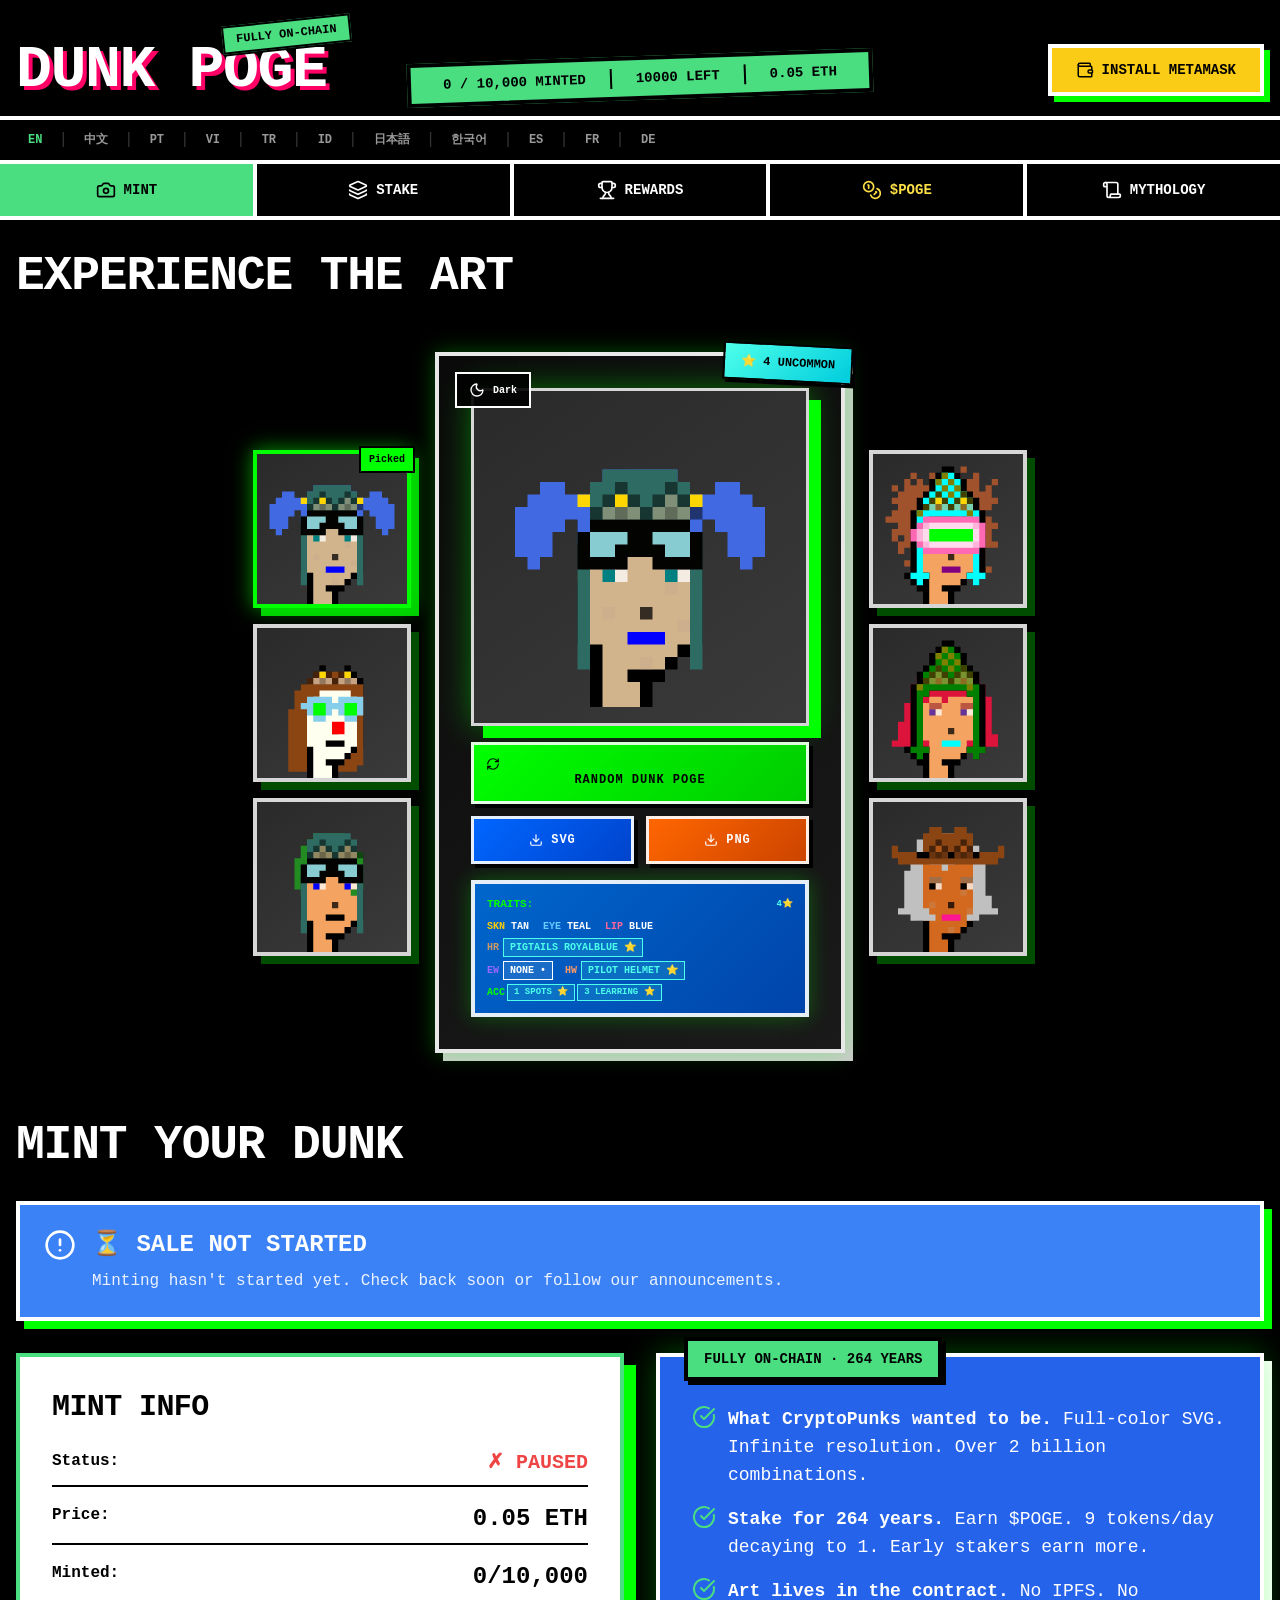
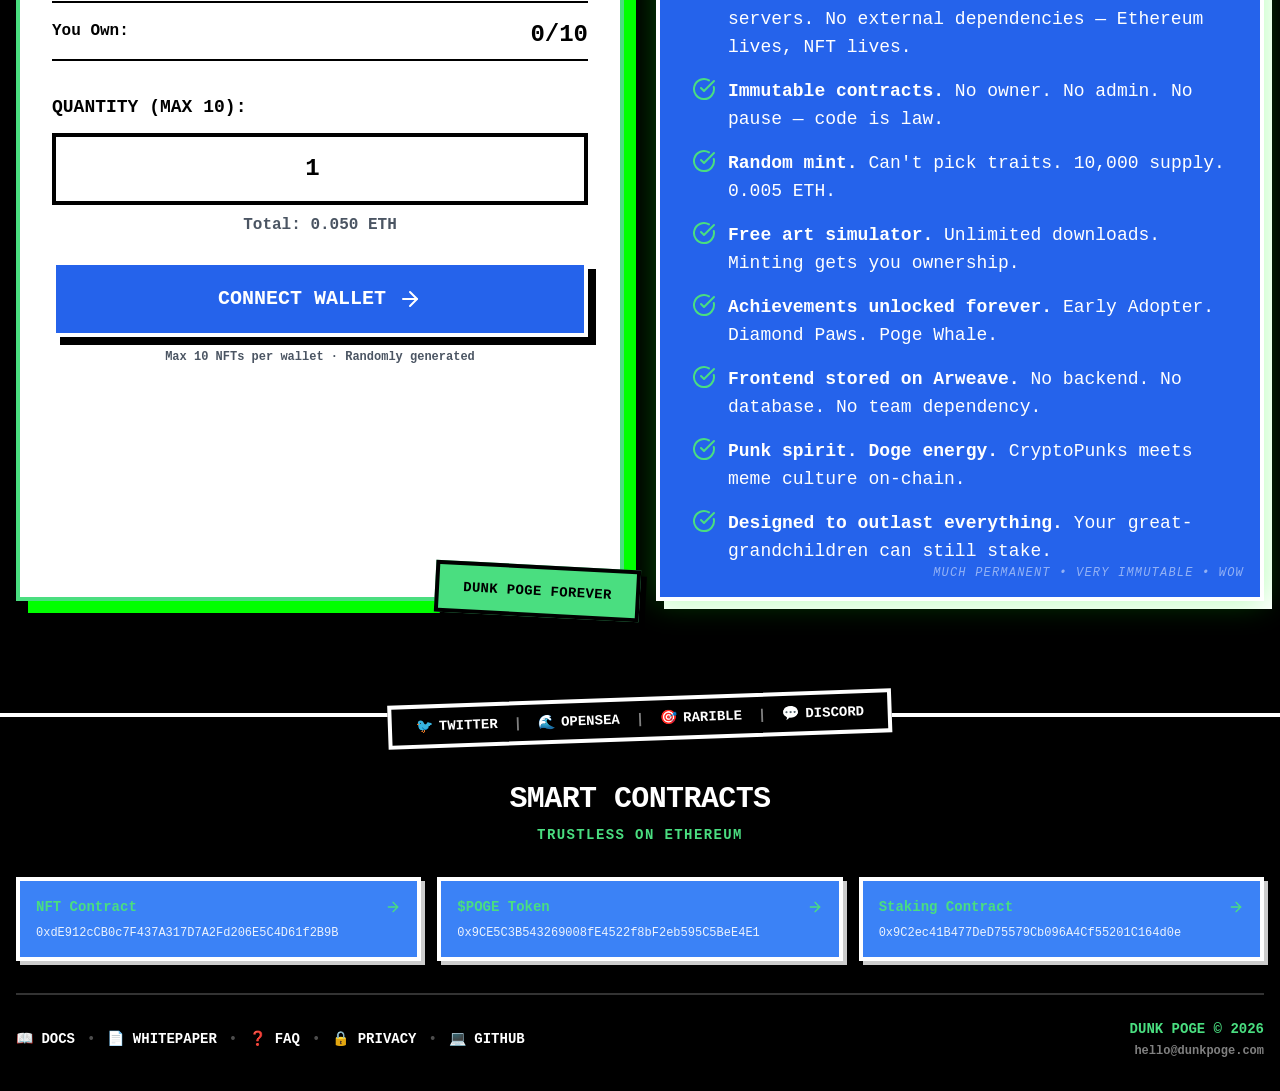
<file: index.html>
<!doctype html><html lang="en"><head><meta charset="utf-8"/><title>Dunk Poge • On-Chain NFTs and $Poge</title><meta name="viewport" content="width=device-width,initial-scale=1"/><meta name="description" content="Dunk Poge is a collection of 10,000 fully on-chain NFTs on Ethereum. Artwork, metadata, and staking logic are stored on-chain. Holders stake NFTs to earn POGE tokens via a decaying emission rate. No external dependencies, no admin key."/><meta name="keywords" content="Dunk Poge, POGE token, on-chain NFT, Ethereum NFT, NFT staking, ERC20, ERC721, on-chain generative art"/><meta name="author" content="Dunk Poge"/><meta name="robots" content="index, follow"/><link rel="canonical" href="https://dunkpoge.com"/><meta property="og:type" content="website"/><meta property="og:site_name" content="Dunk Poge"/><meta property="og:url" content="https://dunkpoge.com"/><meta property="og:title" content="Dunk Poge • On-Chain NFTs and $Poge"/><meta property="og:description" content="10,000 fully on-chain NFTs on Ethereum. Stake your Dunk to earn $POGE tokens. No external dependencies. No admin key. Forever on-chain."/><meta property="og:image" content="https://dunkpoge.com/logo512.png"/><meta property="og:image:width" content="512"/><meta property="og:image:height" content="512"/><meta property="og:image:alt" content="Dunk Poge logo"/><meta name="twitter:card" content="summary_large_image"/><meta name="twitter:site" content="@dunkpoge"/><meta name="twitter:creator" content="@dunkpoge"/><meta name="twitter:url" content="https://dunkpoge.com"/><meta name="twitter:title" content="Dunk Poge • On-Chain NFTs and $Poge"/><meta name="twitter:description" content="10,000 fully on-chain NFTs on Ethereum. Stake your Dunk to earn $POGE tokens. No external dependencies. No admin key. Forever on-chain."/><meta name="twitter:image" content="https://dunkpoge.com/logo512.png"/><meta name="twitter:image:alt" content="Dunk Poge logo"/><link rel="icon" href="/favicon.ico"/><link rel="apple-touch-icon" href="/logo192.png"/><link rel="manifest" href="/manifest.json"/><script defer="defer" src="/static/js/main.cd0e1e83.js"></script><link href="/static/css/main.12271cb6.css" rel="stylesheet"></head><body><noscript><style>*{box-sizing:border-box;margin:0;padding:0}body{font-family:monospace;background:#000;color:#fff;padding:2rem}h1{font-size:1.8rem;margin-bottom:.25rem}h2{font-size:1.05rem;margin-top:1.8rem;border-bottom:1px solid #333;padding-bottom:.3rem;color:#f0c000}li,p{line-height:1.7;color:#ccc;font-size:.9rem}a{color:#f0c000;text-decoration:none}a:hover{text-decoration:underline}ul{padding-left:1.4rem;margin-top:.4rem}.tag{display:inline-block;background:#111;border:1px solid #333;padding:.1rem .5rem;margin:.15rem;font-size:.8rem;color:#aaa}.lang-block{border:1px solid #222;padding:1.2rem 1.4rem;margin-top:1.5rem;border-radius:4px}.lang-label{font-size:.7rem;color:#555;text-transform:uppercase;letter-spacing:.1em;margin-bottom:.5rem}.lang-title{font-size:1.1rem;font-weight:700;color:#fff;margin-bottom:.3rem}.divider{border:none;border-top:1px solid #1a1a1a;margin:2rem 0}.contract{font-size:.78rem;color:#888;word-break:break-all}.links{display:flex;flex-wrap:wrap;gap:.5rem;margin-top:.6rem}.links a{background:#111;border:1px solid #333;padding:.2rem .6rem;font-size:.82rem}</style><h1>Dunk Poge</h1><p style="color:#f0c000;margin:.25rem 0 .5rem">FULLY ON-CHAIN · Ethereum · ERC-721 + ERC-20</p><p class="contract">Contract: 0xdE912cCB0c7F437A317D7A2Fd206E5C4D61f2B9B</p><h2>About</h2><p>Dunk Poge is a collection of 10,000 fully on-chain NFTs on Ethereum. Artwork, metadata, and staking logic are stored entirely on-chain — no IPFS, no external APIs, no admin key. Holders stake their NFTs to earn $POGE tokens via a decaying emission rate built into the contract.</p><h2>Token &amp; Key Facts</h2><ul><li><strong>NFT Supply:</strong> 10,000 · Mint price: 0.005 ETH · Max 10 per wallet</li><li><strong>$POGE Token:</strong> ERC-20 · Fixed supply: 1,000,000,000 POGE · 500M allocated to staking</li><li><strong>Staking Rewards:</strong> ~9 POGE/day decaying to ~1 POGE/day over 730 days</li><li><strong>Loyalty Multiplier:</strong> 1x → 2x over 180 days staked</li><li><strong>No lock-up:</strong> Unstake anytime, no penalty</li><li><strong>Immutable:</strong> No owner, no admin, no pause — code is law</li><li><strong>Art:</strong> SVG on-chain · 2 billion+ combinations · Infinite resolution</li><li><strong>Staking duration:</strong> 264 years of emissions</li></ul><h2>Sector</h2><span class="tag">NFT</span> <span class="tag">On-Chain</span> <span class="tag">Staking</span> <span class="tag">ERC-721</span> <span class="tag">ERC-20</span> <span class="tag">Generative Art</span> <span class="tag">Ethereum</span><h2>Official Links</h2><div class="links"><a href="https://dunkpoge.com">Website</a> <a href="https://opensea.io/collection/dunk-poge">OpenSea</a> <a href="https://github.com/dunkpoge">GitHub</a> <a href="https://x.com/dunkpoge">X / Twitter</a> <a href="https://discord.gg/7PsZwC3TZX">Discord</a> <a href="mailto:hello@dunkpoge.com">hello@dunkpoge.com</a></div><hr class="divider"/><p style="color:#555;font-size:.78rem;margin-bottom:1rem">This site supports 11 languages. Enable JavaScript for the full experience.</p><div class="lang-block" lang="id"><div class="lang-label">Bahasa Indonesia</div><div class="lang-title">Dunk Poge • NFT On-Chain &amp; $Poge</div><p>Dunk Poge adalah koleksi 10.000 NFT yang sepenuhnya tersimpan di blockchain Ethereum. Karya seni, metadata, dan logika staking disimpan sepenuhnya di dalam kontrak — tanpa IPFS, tanpa server, tanpa kunci admin. Pemegang NFT dapat melakukan staking untuk mendapatkan token $POGE melalui tingkat emisi yang terus menurun.</p><ul style="margin-top:.5rem"><li>Pasokan NFT: 10.000 · Harga mint: 0,005 ETH · Maks. 10 per dompet</li><li>Token $POGE: ERC-20 · Pasokan tetap: 1 miliar POGE</li><li>Hadiah staking: ~9 POGE/hari menurun ke ~1 POGE/hari selama 730 hari</li><li>Pengganda loyalitas: 1x → 2x setelah 180 hari staking</li><li>Tidak ada penguncian — unstake kapan saja tanpa penalti</li><li>Kontrak tidak dapat diubah — tidak ada pemilik, tidak ada admin</li></ul></div><div class="lang-block" lang="ja"><div class="lang-label">日本語</div><div class="lang-title">Dunk Poge • オンチェーンNFT &amp; $Poge</div><p>Dunk Pogeは、Ethereum上に完全オンチェーンで存在する10,000点のNFTコレクションです。 アートワーク、メタデータ、ステーキングロジックはすべてコントラクト内に保存されており、 IPFS・外部サーバー・管理者キーは一切不要です。 NFTをステークすることで、逓減する排出レートで$POGEトークンを獲得できます。</p><ul style="margin-top:.5rem"><li>NFT供給数: 10,000点 · ミント価格: 0.005 ETH · 上限: 1ウォレットあたり10点</li><li>$POGEトークン: ERC-20 · 固定供給: 10億POGE · 5億がステーキングに割り当て</li><li>ステーキング報酬: 約9 POGE/日 → 730日かけて約1 POGE/日へ逓減</li><li>ロイヤルティ乗数: 180日で1x → 2x</li><li>ロックアップなし — いつでもアンステーク可能、ペナルティなし</li><li>不変コントラクト — オーナーなし・管理者なし・一時停止なし</li><li>SVGアート: オンチェーン · 20億通り以上の組み合わせ · 無限解像度</li></ul></div><div class="lang-block" lang="ko"><div class="lang-label">한국어</div><div class="lang-title">Dunk Poge • 온체인 NFT &amp; $Poge</div><p>Dunk Poge는 이더리움 블록체인에 완전히 온체인으로 저장된 10,000개의 NFT 컬렉션입니다. 아트워크, 메타데이터, 스테이킹 로직이 모두 컨트랙트 내에 저장되어 있으며 IPFS, 외부 서버, 관리자 키가 전혀 없습니다. NFT를 스테이킹하여 감소하는 방출률로 $POGE 토큰을 획득할 수 있습니다.</p><ul style="margin-top:.5rem"><li>NFT 공급량: 10,000개 · 민팅 가격: 0.005 ETH · 지갑당 최대 10개</li><li>$POGE 토큰: ERC-20 · 고정 공급: 10억 POGE · 5억은 스테이킹에 할당</li><li>스테이킹 보상: 약 9 POGE/일에서 730일에 걸쳐 약 1 POGE/일로 감소</li><li>충성도 배수: 180일 스테이킹 시 1x → 2x</li><li>잠금 없음 — 언제든지 언스테이킹 가능, 페널티 없음</li><li>불변 컨트랙트 — 소유자 없음, 관리자 없음, 일시정지 없음</li></ul></div><div class="lang-block" lang="pt"><div class="lang-label">Português</div><div class="lang-title">Dunk Poge • NFTs On-Chain &amp; $Poge</div><p>Dunk Poge é uma coleção de 10.000 NFTs completamente on-chain na Ethereum. Artwork, metadados e lógica de staking estão armazenados inteiramente no contrato — sem IPFS, sem servidores, sem chave de administrador. Os detentores fazem staking dos NFTs para ganhar tokens $POGE com uma taxa de emissão decrescente.</p><ul style="margin-top:.5rem"><li>Oferta de NFTs: 10.000 · Preço de mint: 0,005 ETH · Máximo 10 por carteira</li><li>Token $POGE: ERC-20 · Oferta fixa: 1 bilhão de POGE · 500M alocados para staking</li><li>Recompensas de staking: ~9 POGE/dia decaindo para ~1 POGE/dia em 730 dias</li><li>Multiplicador de fidelidade: 1x → 2x ao longo de 180 dias</li><li>Sem bloqueio — faça unstake a qualquer momento sem penalidade</li><li>Contrato imutável — sem proprietário, sem admin, sem pausa</li></ul></div><div class="lang-block" lang="tr"><div class="lang-label">Türkçe</div><div class="lang-title">Dunk Poge • Zincir Üstü NFT'ler &amp; $Poge</div><p>Dunk Poge, Ethereum üzerinde tamamen zincir üstünde saklanan 10.000 NFT koleksiyonudur. Sanat eserleri, meta veriler ve staking mantığı tamamen kontrat içinde saklanmaktadır — IPFS yok, sunucu yok, yönetici anahtarı yok. NFT sahipleri, azalan emisyon hızıyla $POGE token kazanmak için NFT'lerini stake edebilir.</p><ul style="margin-top:.5rem"><li>NFT arzı: 10.000 · Mint fiyatı: 0,005 ETH · Cüzdan başına maks. 10</li><li>$POGE Token: ERC-20 · Sabit arz: 1 milyar POGE · 500M staking'e ayrılmış</li><li>Staking ödülleri: ~9 POGE/gün, 730 günde ~1 POGE/gün'e düşüyor</li><li>Sadakat çarpanı: 180 günde 1x → 2x</li><li>Kilitleme yok — istediğiniz zaman stake'ten çıkın, ceza yok</li><li>Değiştirilemez kontrat — sahip yok, yönetici yok, durdurma yok</li></ul></div><div class="lang-block" lang="vi"><div class="lang-label">Tiếng Việt</div><div class="lang-title">Dunk Poge • NFT On-Chain &amp; $Poge</div><p>Dunk Poge là bộ sưu tập 10.000 NFT hoàn toàn on-chain trên Ethereum. Tác phẩm nghệ thuật, metadata và logic staking được lưu trữ hoàn toàn trong hợp đồng — không IPFS, không máy chủ, không khóa quản trị. Người nắm giữ NFT có thể stake để kiếm token $POGE theo tỷ lệ phát hành giảm dần.</p><ul style="margin-top:.5rem"><li>Tổng cung NFT: 10.000 · Giá mint: 0,005 ETH · Tối đa 10 NFT mỗi ví</li><li>Token $POGE: ERC-20 · Tổng cung cố định: 1 tỷ POGE · 500 triệu cho staking</li><li>Phần thưởng staking: ~9 POGE/ngày giảm dần xuống ~1 POGE/ngày trong 730 ngày</li><li>Hệ số trung thành: 1x → 2x sau 180 ngày stake</li><li>Không khóa — rút staking bất cứ lúc nào, không phạt</li><li>Hợp đồng bất biến — không chủ sở hữu, không admin, không dừng</li></ul></div><div class="lang-block" lang="zh"><div class="lang-label">中文（简体）</div><div class="lang-title">Dunk Poge • 链上 NFT &amp; $Poge</div><p>Dunk Poge 是以太坊上完全链上存储的 10,000 个 NFT 合集。 艺术作品、元数据和质押逻辑完全存储在合约中 —— 无需 IPFS、无服务器、无管理员密钥。持有者可通过质押 NFT 以递减的排放率赚取 $POGE 代币。</p><ul style="margin-top:.5rem"><li>NFT 供应量: 10,000 · 铸造价格: 0.005 ETH · 每个钱包最多 10 个</li><li>$POGE 代币: ERC-20 · 固定供应: 10 亿 POGE · 5 亿分配给质押</li><li>质押奖励: 约 9 POGE/天，在 730 天内递减至约 1 POGE/天</li><li>忠诚度倍数: 质押 180 天从 1x 增至 2x</li><li>无锁定期 — 随时可取消质押，无罚款</li><li>不可变合约 — 无所有者、无管理员、无暂停功能</li></ul></div><div class="lang-block" lang="fr"><div class="lang-label">Français</div><div class="lang-title">Dunk Poge • NFTs On-Chain &amp; $Poge</div><p>Dunk Poge est une collection de 10 000 NFTs entièrement on-chain sur Ethereum. Les œuvres, métadonnées et la logique de staking sont stockées intégralement dans le contrat — pas d'IPFS, pas de serveurs, pas de clé admin. Les détenteurs stake leurs NFTs pour gagner des tokens $POGE selon un taux d'émission décroissant.</p><ul style="margin-top:.5rem"><li>Offre NFT : 10 000 · Prix de mint : 0,005 ETH · Max 10 par portefeuille</li><li>Token $POGE : ERC-20 · Offre fixe : 1 milliard POGE · 500M alloués au staking</li><li>Récompenses : ~9 POGE/jour décroissant à ~1 POGE/jour sur 730 jours</li><li>Multiplicateur de fidélité : 1x → 2x sur 180 jours</li><li>Sans blocage — unstake à tout moment, sans pénalité</li><li>Contrat immuable — pas de propriétaire, pas d'admin, pas de pause</li></ul></div><div class="lang-block" lang="es"><div class="lang-label">Español</div><div class="lang-title">Dunk Poge • NFTs On-Chain &amp; $Poge</div><p>Dunk Poge es una colección de 10.000 NFTs completamente on-chain en Ethereum. El arte, metadatos y la lógica de staking están almacenados íntegramente en el contrato — sin IPFS, sin servidores, sin clave de administrador. Los poseedores pueden stakear sus NFTs para ganar tokens $POGE con una tasa de emisión decreciente.</p><ul style="margin-top:.5rem"><li>Suministro NFT: 10.000 · Precio de mint: 0,005 ETH · Máx. 10 por cartera</li><li>Token $POGE: ERC-20 · Suministro fijo: 1.000 millones POGE · 500M para staking</li><li>Recompensas: ~9 POGE/día decreciendo a ~1 POGE/día en 730 días</li><li>Multiplicador de fidelidad: 1x → 2x en 180 días</li><li>Sin bloqueo — unstake en cualquier momento, sin penalización</li><li>Contrato inmutable — sin propietario, sin admin, sin pausa</li></ul></div><div class="lang-block" lang="de"><div class="lang-label">Deutsch</div><div class="lang-title">Dunk Poge • On-Chain NFTs &amp; $Poge</div><p>Dunk Poge ist eine Sammlung von 10.000 vollständig on-chain NFTs auf Ethereum. Kunstwerk, Metadaten und Staking-Logik sind vollständig im Vertrag gespeichert — kein IPFS, keine Server, kein Admin-Key. Inhaber können ihre NFTs staken, um $POGE-Token mit einer abnehmenden Emissionsrate zu verdienen.</p><ul style="margin-top:.5rem"><li>NFT-Angebot: 10.000 · Mintpreis: 0,005 ETH · Max. 10 pro Wallet</li><li>$POGE-Token: ERC-20 · Festes Angebot: 1 Milliarde POGE · 500M für Staking reserviert</li><li>Staking-Belohnungen: ~9 POGE/Tag → sinkt auf ~1 POGE/Tag nach 730 Tagen</li><li>Loyalitätsmultiplikator: 1x → 2x über 180 Tage</li><li>Keine Sperrfrist — unstake jederzeit möglich, keine Strafe</li><li>Unveränderlicher Vertrag — kein Besitzer, kein Admin, keine Pause</li></ul></div></noscript><div id="root"></div></body></html>
</file>
<file: static/css/main.12271cb6.css>
@import url(https://fonts.googleapis.com/css2?family=Space+Mono:wght@400;700&display=swap);*,:after,:before{--tw-border-spacing-x:0;--tw-border-spacing-y:0;--tw-translate-x:0;--tw-translate-y:0;--tw-rotate:0;--tw-skew-x:0;--tw-skew-y:0;--tw-scale-x:1;--tw-scale-y:1;--tw-pan-x: ;--tw-pan-y: ;--tw-pinch-zoom: ;--tw-scroll-snap-strictness:proximity;--tw-gradient-from-position: ;--tw-gradient-via-position: ;--tw-gradient-to-position: ;--tw-ordinal: ;--tw-slashed-zero: ;--tw-numeric-figure: ;--tw-numeric-spacing: ;--tw-numeric-fraction: ;--tw-ring-inset: ;--tw-ring-offset-width:0px;--tw-ring-offset-color:#fff;--tw-ring-color:#3b82f680;--tw-ring-offset-shadow:0 0 #0000;--tw-ring-shadow:0 0 #0000;--tw-shadow:0 0 #0000;--tw-shadow-colored:0 0 #0000;--tw-blur: ;--tw-brightness: ;--tw-contrast: ;--tw-grayscale: ;--tw-hue-rotate: ;--tw-invert: ;--tw-saturate: ;--tw-sepia: ;--tw-drop-shadow: ;--tw-backdrop-blur: ;--tw-backdrop-brightness: ;--tw-backdrop-contrast: ;--tw-backdrop-grayscale: ;--tw-backdrop-hue-rotate: ;--tw-backdrop-invert: ;--tw-backdrop-opacity: ;--tw-backdrop-saturate: ;--tw-backdrop-sepia: ;--tw-contain-size: ;--tw-contain-layout: ;--tw-contain-paint: ;--tw-contain-style: }::backdrop{--tw-border-spacing-x:0;--tw-border-spacing-y:0;--tw-translate-x:0;--tw-translate-y:0;--tw-rotate:0;--tw-skew-x:0;--tw-skew-y:0;--tw-scale-x:1;--tw-scale-y:1;--tw-pan-x: ;--tw-pan-y: ;--tw-pinch-zoom: ;--tw-scroll-snap-strictness:proximity;--tw-gradient-from-position: ;--tw-gradient-via-position: ;--tw-gradient-to-position: ;--tw-ordinal: ;--tw-slashed-zero: ;--tw-numeric-figure: ;--tw-numeric-spacing: ;--tw-numeric-fraction: ;--tw-ring-inset: ;--tw-ring-offset-width:0px;--tw-ring-offset-color:#fff;--tw-ring-color:#3b82f680;--tw-ring-offset-shadow:0 0 #0000;--tw-ring-shadow:0 0 #0000;--tw-shadow:0 0 #0000;--tw-shadow-colored:0 0 #0000;--tw-blur: ;--tw-brightness: ;--tw-contrast: ;--tw-grayscale: ;--tw-hue-rotate: ;--tw-invert: ;--tw-saturate: ;--tw-sepia: ;--tw-drop-shadow: ;--tw-backdrop-blur: ;--tw-backdrop-brightness: ;--tw-backdrop-contrast: ;--tw-backdrop-grayscale: ;--tw-backdrop-hue-rotate: ;--tw-backdrop-invert: ;--tw-backdrop-opacity: ;--tw-backdrop-saturate: ;--tw-backdrop-sepia: ;--tw-contain-size: ;--tw-contain-layout: ;--tw-contain-paint: ;--tw-contain-style: }/*
! tailwindcss v3.4.19 | MIT License | https://tailwindcss.com
*/*,:after,:before{border:0 solid #e5e7eb;box-sizing:border-box}:after,:before{--tw-content:""}:host,html{-webkit-text-size-adjust:100%;font-feature-settings:normal;-webkit-tap-highlight-color:transparent;font-family:ui-sans-serif,system-ui,sans-serif,Apple Color Emoji,Segoe UI Emoji,Segoe UI Symbol,Noto Color Emoji;font-variation-settings:normal;line-height:1.5;tab-size:4}body{line-height:inherit}hr{border-top-width:1px;color:inherit;height:0}abbr:where([title]){-webkit-text-decoration:underline dotted;text-decoration:underline dotted}h1,h2,h3,h4,h5,h6{font-size:inherit;font-weight:inherit}a{color:inherit;text-decoration:inherit}b,strong{font-weight:bolder}code,kbd,pre,samp{font-feature-settings:normal;font-family:ui-monospace,SFMono-Regular,Menlo,Monaco,Consolas,Liberation Mono,Courier New,monospace;font-size:1em;font-variation-settings:normal}small{font-size:80%}sub,sup{font-size:75%;line-height:0;position:relative;vertical-align:initial}sub{bottom:-.25em}sup{top:-.5em}table{border-collapse:collapse;border-color:inherit;text-indent:0}button,input,optgroup,select,textarea{font-feature-settings:inherit;color:inherit;font-family:inherit;font-size:100%;font-variation-settings:inherit;font-weight:inherit;letter-spacing:inherit;line-height:inherit;margin:0;padding:0}button,select{text-transform:none}button,input:where([type=button]),input:where([type=reset]),input:where([type=submit]){-webkit-appearance:button;background-color:initial;background-image:none}:-moz-focusring{outline:auto}:-moz-ui-invalid{box-shadow:none}progress{vertical-align:initial}::-webkit-inner-spin-button,::-webkit-outer-spin-button{height:auto}[type=search]{-webkit-appearance:textfield;outline-offset:-2px}::-webkit-search-decoration{-webkit-appearance:none}::-webkit-file-upload-button{-webkit-appearance:button;font:inherit}summary{display:list-item}blockquote,dd,dl,figure,h1,h2,h3,h4,h5,h6,hr,p,pre{margin:0}fieldset{margin:0}fieldset,legend{padding:0}menu,ol,ul{list-style:none;margin:0;padding:0}dialog{padding:0}textarea{resize:vertical}input::placeholder,textarea::placeholder{color:#9ca3af;opacity:1}[role=button],button{cursor:pointer}:disabled{cursor:default}audio,canvas,embed,iframe,img,object,svg,video{display:block;vertical-align:middle}img,video{height:auto;max-width:100%}[hidden]:where(:not([hidden=until-found])){display:none}.pointer-events-none{pointer-events:none}.static{position:static}.fixed{position:fixed}.absolute{position:absolute}.relative{position:relative}.sticky{position:-webkit-sticky;position:sticky}.inset-0{inset:0}.-bottom-5{bottom:-1.25rem}.-right-4{right:-1rem}.-right-5{right:-1.25rem}.-right-6{right:-1.5rem}.-top-4{top:-1rem}.-top-5{top:-1.25rem}.bottom-0{bottom:0}.bottom-2{bottom:.5rem}.bottom-4{bottom:1rem}.left-1\/2{left:50%}.left-6{left:1.5rem}.right-0{right:0}.right-2{right:.5rem}.right-4{right:1rem}.top-0{top:0}.top-4{top:1rem}.top-full{top:100%}.z-10{z-index:10}.z-20{z-index:20}.z-30{z-index:30}.z-40{z-index:40}.z-50{z-index:50}.m-0{margin:0}.mx-auto{margin-left:auto;margin-right:auto}.my-8{margin-bottom:2rem;margin-top:2rem}.mb-1{margin-bottom:.25rem}.mb-2{margin-bottom:.5rem}.mb-3{margin-bottom:.75rem}.mb-32{margin-bottom:8rem}.mb-4{margin-bottom:1rem}.mb-6{margin-bottom:1.5rem}.mb-8{margin-bottom:2rem}.ml-1{margin-left:.25rem}.ml-auto{margin-left:auto}.mt-0{margin-top:0}.mt-0\.5{margin-top:.125rem}.mt-1{margin-top:.25rem}.mt-2{margin-top:.5rem}.mt-20{margin-top:5rem}.mt-3{margin-top:.75rem}.mt-4{margin-top:1rem}.mt-6{margin-top:1.5rem}.mt-8{margin-top:2rem}.block{display:block}.inline-block{display:inline-block}.flex{display:flex}.inline-flex{display:inline-flex}.table{display:table}.grid{display:grid}.hidden{display:none}.h-1{height:.25rem}.h-10{height:2.5rem}.h-12{height:3rem}.h-16{height:4rem}.h-2{height:.5rem}.h-20{height:5rem}.h-28{height:7rem}.h-4{height:1rem}.h-6{height:1.5rem}.h-8{height:2rem}.h-9{height:2.25rem}.h-auto{height:auto}.h-full{height:100%}.max-h-\[400px\]{max-height:400px}.max-h-\[90vh\]{max-height:90vh}.max-h-full{max-height:100%}.min-h-\[200px\]{min-height:200px}.min-h-screen{min-height:100vh}.w-10{width:2.5rem}.w-24{width:6rem}.w-32{width:8rem}.w-40{width:10rem}.w-48{width:12rem}.w-9{width:2.25rem}.w-full{width:100%}.min-w-\[200px\]{min-width:200px}.max-w-2xl{max-width:42rem}.max-w-3xl{max-width:48rem}.max-w-4xl{max-width:56rem}.max-w-7xl{max-width:80rem}.max-w-full{max-width:100%}.max-w-md{max-width:28rem}.max-w-sm{max-width:24rem}.flex-1{flex:1 1}.flex-shrink-0,.shrink-0{flex-shrink:0}.-translate-x-1\/2{--tw-translate-x:-50%}.-rotate-2,.-translate-x-1\/2{transform:translate(var(--tw-translate-x),var(--tw-translate-y)) rotate(var(--tw-rotate)) skewX(var(--tw-skew-x)) skewY(var(--tw-skew-y)) scaleX(var(--tw-scale-x)) scaleY(var(--tw-scale-y))}.-rotate-2{--tw-rotate:-2deg}.-rotate-6{--tw-rotate:-6deg}.-rotate-6,.rotate-180{transform:translate(var(--tw-translate-x),var(--tw-translate-y)) rotate(var(--tw-rotate)) skewX(var(--tw-skew-x)) skewY(var(--tw-skew-y)) scaleX(var(--tw-scale-x)) scaleY(var(--tw-scale-y))}.rotate-180{--tw-rotate:180deg}.rotate-3{--tw-rotate:3deg}.rotate-3,.transform{transform:translate(var(--tw-translate-x),var(--tw-translate-y)) rotate(var(--tw-rotate)) skewX(var(--tw-skew-x)) skewY(var(--tw-skew-y)) scaleX(var(--tw-scale-x)) scaleY(var(--tw-scale-y))}@keyframes bounce{0%,to{animation-timing-function:cubic-bezier(.8,0,1,1);transform:translateY(-25%)}50%{animation-timing-function:cubic-bezier(0,0,.2,1);transform:none}}.animate-bounce{animation:bounce 1s infinite}@keyframes pulse{50%{opacity:.5}}.animate-pulse{animation:pulse 2s cubic-bezier(.4,0,.6,1) infinite}@keyframes spin{to{transform:rotate(1turn)}}.animate-spin{animation:spin 1s linear infinite}.cursor-default{cursor:default}.cursor-not-allowed{cursor:not-allowed}.cursor-pointer{cursor:pointer}.select-none{-webkit-user-select:none;user-select:none}.list-disc{list-style-type:disc}.grid-cols-1{grid-template-columns:repeat(1,minmax(0,1fr))}.grid-cols-2{grid-template-columns:repeat(2,minmax(0,1fr))}.grid-cols-3{grid-template-columns:repeat(3,minmax(0,1fr))}.flex-col{flex-direction:column}.flex-wrap{flex-wrap:wrap}.items-start{align-items:flex-start}.items-center{align-items:center}.justify-end{justify-content:flex-end}.justify-center{justify-content:center}.justify-between{justify-content:space-between}.gap-0{gap:0}.gap-1{gap:.25rem}.gap-1\.5{gap:.375rem}.gap-2{gap:.5rem}.gap-3{gap:.75rem}.gap-4{gap:1rem}.gap-6{gap:1.5rem}.gap-x-2{column-gap:.5rem}.space-y-1>:not([hidden])~:not([hidden]){--tw-space-y-reverse:0;margin-bottom:calc(.25rem*var(--tw-space-y-reverse));margin-top:calc(.25rem*(1 - var(--tw-space-y-reverse)))}.space-y-12>:not([hidden])~:not([hidden]){--tw-space-y-reverse:0;margin-bottom:calc(3rem*var(--tw-space-y-reverse));margin-top:calc(3rem*(1 - var(--tw-space-y-reverse)))}.space-y-2>:not([hidden])~:not([hidden]){--tw-space-y-reverse:0;margin-bottom:calc(.5rem*var(--tw-space-y-reverse));margin-top:calc(.5rem*(1 - var(--tw-space-y-reverse)))}.space-y-3>:not([hidden])~:not([hidden]){--tw-space-y-reverse:0;margin-bottom:calc(.75rem*var(--tw-space-y-reverse));margin-top:calc(.75rem*(1 - var(--tw-space-y-reverse)))}.space-y-4>:not([hidden])~:not([hidden]){--tw-space-y-reverse:0;margin-bottom:calc(1rem*var(--tw-space-y-reverse));margin-top:calc(1rem*(1 - var(--tw-space-y-reverse)))}.space-y-6>:not([hidden])~:not([hidden]){--tw-space-y-reverse:0;margin-bottom:calc(1.5rem*var(--tw-space-y-reverse));margin-top:calc(1.5rem*(1 - var(--tw-space-y-reverse)))}.space-y-8>:not([hidden])~:not([hidden]){--tw-space-y-reverse:0;margin-bottom:calc(2rem*var(--tw-space-y-reverse));margin-top:calc(2rem*(1 - var(--tw-space-y-reverse)))}.overflow-hidden{overflow:hidden}.overflow-y-auto{overflow-y:auto}.truncate{overflow:hidden;text-overflow:ellipsis}.truncate,.whitespace-nowrap{white-space:nowrap}.break-all{word-break:break-all}.rounded{border-radius:.25rem}.border{border-width:1px}.border-2{border-width:2px}.border-4{border-width:4px}.border-8{border-width:8px}.border-b{border-bottom-width:1px}.border-b-2{border-bottom-width:2px}.border-b-4{border-bottom-width:4px}.border-l-2{border-left-width:2px}.border-l-4{border-left-width:4px}.border-r{border-right-width:1px}.border-r-4{border-right-width:4px}.border-t{border-top-width:1px}.border-t-2{border-top-width:2px}.border-t-4{border-top-width:4px}.border-none{border-style:none}.border-black{--tw-border-opacity:1;border-color:#000;border-color:rgb(0 0 0/var(--tw-border-opacity,1))}.border-black\/50{border-color:#00000080}.border-blue-400{--tw-border-opacity:1;border-color:#60a5fa;border-color:rgb(96 165 250/var(--tw-border-opacity,1))}.border-blue-500{--tw-border-opacity:1;border-color:#3b82f6;border-color:rgb(59 130 246/var(--tw-border-opacity,1))}.border-blue-600{--tw-border-opacity:1;border-color:#2563eb;border-color:rgb(37 99 235/var(--tw-border-opacity,1))}.border-blue-800{--tw-border-opacity:1;border-color:#1e40af;border-color:rgb(30 64 175/var(--tw-border-opacity,1))}.border-gray-300{--tw-border-opacity:1;border-color:#d1d5db;border-color:rgb(209 213 219/var(--tw-border-opacity,1))}.border-gray-400{--tw-border-opacity:1;border-color:#9ca3af;border-color:rgb(156 163 175/var(--tw-border-opacity,1))}.border-green-400{--tw-border-opacity:1;border-color:#4ade80;border-color:rgb(74 222 128/var(--tw-border-opacity,1))}.border-green-400\/90{border-color:#4ade80e6}.border-green-500{--tw-border-opacity:1;border-color:#22c55e;border-color:rgb(34 197 94/var(--tw-border-opacity,1))}.border-green-600{--tw-border-opacity:1;border-color:#16a34a;border-color:rgb(22 163 74/var(--tw-border-opacity,1))}.border-purple-400{--tw-border-opacity:1;border-color:#c084fc;border-color:rgb(192 132 252/var(--tw-border-opacity,1))}.border-purple-600{--tw-border-opacity:1;border-color:#9333ea;border-color:rgb(147 51 234/var(--tw-border-opacity,1))}.border-white{--tw-border-opacity:1;border-color:#fff;border-color:rgb(255 255 255/var(--tw-border-opacity,1))}.border-white\/10{border-color:#ffffff1a}.border-white\/20{border-color:#fff3}.border-white\/30{border-color:#ffffff4d}.border-white\/40{border-color:#fff6}.border-white\/50{border-color:#ffffff80}.border-white\/90{border-color:#ffffffe6}.border-yellow-300{--tw-border-opacity:1;border-color:#fde047;border-color:rgb(253 224 71/var(--tw-border-opacity,1))}.border-yellow-400{--tw-border-opacity:1;border-color:#facc15;border-color:rgb(250 204 21/var(--tw-border-opacity,1))}.border-yellow-400\/50{border-color:#facc1580}.border-yellow-500{--tw-border-opacity:1;border-color:#eab308;border-color:rgb(234 179 8/var(--tw-border-opacity,1))}.border-yellow-600{--tw-border-opacity:1;border-color:#ca8a04;border-color:rgb(202 138 4/var(--tw-border-opacity,1))}.border-l-green-400{--tw-border-opacity:1;border-left-color:#4ade80;border-left-color:rgb(74 222 128/var(--tw-border-opacity,1))}.border-t-yellow-300{--tw-border-opacity:1;border-top-color:#fde047;border-top-color:rgb(253 224 71/var(--tw-border-opacity,1))}.bg-black{--tw-bg-opacity:1;background-color:#000;background-color:rgb(0 0 0/var(--tw-bg-opacity,1))}.bg-black\/30{background-color:#0000004d}.bg-black\/40{background-color:#0006}.bg-black\/50{background-color:#00000080}.bg-black\/80{background-color:#000c}.bg-black\/90{background-color:#000000e6}.bg-blue-100{--tw-bg-opacity:1;background-color:#dbeafe;background-color:rgb(219 234 254/var(--tw-bg-opacity,1))}.bg-blue-500{--tw-bg-opacity:1;background-color:#3b82f6;background-color:rgb(59 130 246/var(--tw-bg-opacity,1))}.bg-blue-500\/10{background-color:#3b82f61a}.bg-blue-600{--tw-bg-opacity:1;background-color:#2563eb;background-color:rgb(37 99 235/var(--tw-bg-opacity,1))}.bg-cyan-600{--tw-bg-opacity:1;background-color:#0891b2;background-color:rgb(8 145 178/var(--tw-bg-opacity,1))}.bg-gray-100{--tw-bg-opacity:1;background-color:#f3f4f6;background-color:rgb(243 244 246/var(--tw-bg-opacity,1))}.bg-gray-200{--tw-bg-opacity:1;background-color:#e5e7eb;background-color:rgb(229 231 235/var(--tw-bg-opacity,1))}.bg-gray-300{--tw-bg-opacity:1;background-color:#d1d5db;background-color:rgb(209 213 219/var(--tw-bg-opacity,1))}.bg-gray-500{--tw-bg-opacity:1;background-color:#6b7280;background-color:rgb(107 114 128/var(--tw-bg-opacity,1))}.bg-gray-600{--tw-bg-opacity:1;background-color:#4b5563;background-color:rgb(75 85 99/var(--tw-bg-opacity,1))}.bg-gray-900{--tw-bg-opacity:1;background-color:#111827;background-color:rgb(17 24 39/var(--tw-bg-opacity,1))}.bg-green-100{--tw-bg-opacity:1;background-color:#dcfce7;background-color:rgb(220 252 231/var(--tw-bg-opacity,1))}.bg-green-400{--tw-bg-opacity:1;background-color:#4ade80;background-color:rgb(74 222 128/var(--tw-bg-opacity,1))}.bg-green-400\/20{background-color:#4ade8033}.bg-green-500\/20{background-color:#22c55e33}.bg-green-600{--tw-bg-opacity:1;background-color:#16a34a;background-color:rgb(22 163 74/var(--tw-bg-opacity,1))}.bg-orange-500{--tw-bg-opacity:1;background-color:#f97316;background-color:rgb(249 115 22/var(--tw-bg-opacity,1))}.bg-purple-100{--tw-bg-opacity:1;background-color:#f3e8ff;background-color:rgb(243 232 255/var(--tw-bg-opacity,1))}.bg-purple-600{--tw-bg-opacity:1;background-color:#9333ea;background-color:rgb(147 51 234/var(--tw-bg-opacity,1))}.bg-red-500{--tw-bg-opacity:1;background-color:#ef4444;background-color:rgb(239 68 68/var(--tw-bg-opacity,1))}.bg-red-600{--tw-bg-opacity:1;background-color:#dc2626;background-color:rgb(220 38 38/var(--tw-bg-opacity,1))}.bg-transparent{background-color:initial}.bg-white{--tw-bg-opacity:1;background-color:#fff;background-color:rgb(255 255 255/var(--tw-bg-opacity,1))}.bg-white\/10{background-color:#ffffff1a}.bg-white\/20{background-color:#fff3}.bg-white\/5{background-color:#ffffff0d}.bg-yellow-100{--tw-bg-opacity:1;background-color:#fef9c3;background-color:rgb(254 249 195/var(--tw-bg-opacity,1))}.bg-yellow-300{--tw-bg-opacity:1;background-color:#fde047;background-color:rgb(253 224 71/var(--tw-bg-opacity,1))}.bg-yellow-400{--tw-bg-opacity:1;background-color:#facc15;background-color:rgb(250 204 21/var(--tw-bg-opacity,1))}.bg-yellow-400\/20{background-color:#facc1533}.bg-yellow-500{--tw-bg-opacity:1;background-color:#eab308;background-color:rgb(234 179 8/var(--tw-bg-opacity,1))}.bg-yellow-500\/20{background-color:#eab30833}.bg-yellow-600{--tw-bg-opacity:1;background-color:#ca8a04;background-color:rgb(202 138 4/var(--tw-bg-opacity,1))}.bg-gradient-to-br{background-image:linear-gradient(to bottom right,var(--tw-gradient-stops))}.bg-gradient-to-r{background-image:linear-gradient(to right,var(--tw-gradient-stops))}.from-black{--tw-gradient-from:#000 var(--tw-gradient-from-position);--tw-gradient-to:#0000 var(--tw-gradient-to-position);--tw-gradient-stops:var(--tw-gradient-from),var(--tw-gradient-to)}.from-blue-500{--tw-gradient-from:#3b82f6 var(--tw-gradient-from-position);--tw-gradient-to:#3b82f600 var(--tw-gradient-to-position);--tw-gradient-stops:var(--tw-gradient-from),var(--tw-gradient-to)}.from-blue-600{--tw-gradient-from:#2563eb var(--tw-gradient-from-position);--tw-gradient-to:#2563eb00 var(--tw-gradient-to-position);--tw-gradient-stops:var(--tw-gradient-from),var(--tw-gradient-to)}.from-green-400{--tw-gradient-from:#4ade80 var(--tw-gradient-from-position);--tw-gradient-to:#4ade8000 var(--tw-gradient-to-position);--tw-gradient-stops:var(--tw-gradient-from),var(--tw-gradient-to)}.from-green-400\/20{--tw-gradient-from:#4ade8033 var(--tw-gradient-from-position);--tw-gradient-to:#4ade8000 var(--tw-gradient-to-position);--tw-gradient-stops:var(--tw-gradient-from),var(--tw-gradient-to)}.from-green-500{--tw-gradient-from:#22c55e var(--tw-gradient-from-position);--tw-gradient-to:#22c55e00 var(--tw-gradient-to-position);--tw-gradient-stops:var(--tw-gradient-from),var(--tw-gradient-to)}.from-purple-100{--tw-gradient-from:#f3e8ff var(--tw-gradient-from-position);--tw-gradient-to:#f3e8ff00 var(--tw-gradient-to-position);--tw-gradient-stops:var(--tw-gradient-from),var(--tw-gradient-to)}.from-purple-500{--tw-gradient-from:#a855f7 var(--tw-gradient-from-position);--tw-gradient-to:#a855f700 var(--tw-gradient-to-position);--tw-gradient-stops:var(--tw-gradient-from),var(--tw-gradient-to)}.from-purple-600{--tw-gradient-from:#9333ea var(--tw-gradient-from-position);--tw-gradient-to:#9333ea00 var(--tw-gradient-to-position);--tw-gradient-stops:var(--tw-gradient-from),var(--tw-gradient-to)}.from-red-600{--tw-gradient-from:#dc2626 var(--tw-gradient-from-position);--tw-gradient-to:#dc262600 var(--tw-gradient-to-position);--tw-gradient-stops:var(--tw-gradient-from),var(--tw-gradient-to)}.from-white{--tw-gradient-from:#fff var(--tw-gradient-from-position);--tw-gradient-to:#fff0 var(--tw-gradient-to-position);--tw-gradient-stops:var(--tw-gradient-from),var(--tw-gradient-to)}.from-yellow-400{--tw-gradient-from:#facc15 var(--tw-gradient-from-position);--tw-gradient-to:#facc1500 var(--tw-gradient-to-position);--tw-gradient-stops:var(--tw-gradient-from),var(--tw-gradient-to)}.from-yellow-500{--tw-gradient-from:#eab308 var(--tw-gradient-from-position);--tw-gradient-to:#eab30800 var(--tw-gradient-to-position);--tw-gradient-stops:var(--tw-gradient-from),var(--tw-gradient-to)}.from-yellow-600{--tw-gradient-from:#ca8a04 var(--tw-gradient-from-position);--tw-gradient-to:#ca8a0400 var(--tw-gradient-to-position);--tw-gradient-stops:var(--tw-gradient-from),var(--tw-gradient-to)}.via-pink-500{--tw-gradient-to:#ec489900 var(--tw-gradient-to-position);--tw-gradient-stops:var(--tw-gradient-from),#ec4899 var(--tw-gradient-via-position),var(--tw-gradient-to)}.via-purple-600{--tw-gradient-to:#9333ea00 var(--tw-gradient-to-position);--tw-gradient-stops:var(--tw-gradient-from),#9333ea var(--tw-gradient-via-position),var(--tw-gradient-to)}.to-blue-100{--tw-gradient-to:#dbeafe var(--tw-gradient-to-position)}.to-blue-500{--tw-gradient-to:#3b82f6 var(--tw-gradient-to-position)}.to-blue-600{--tw-gradient-to:#2563eb var(--tw-gradient-to-position)}.to-blue-700{--tw-gradient-to:#1d4ed8 var(--tw-gradient-to-position)}.to-cyan-400{--tw-gradient-to:#22d3ee var(--tw-gradient-to-position)}.to-gray-300{--tw-gradient-to:#d1d5db var(--tw-gradient-to-position)}.to-gray-900{--tw-gradient-to:#111827 var(--tw-gradient-to-position)}.to-green-600{--tw-gradient-to:#16a34a var(--tw-gradient-to-position)}.to-green-700{--tw-gradient-to:#15803d var(--tw-gradient-to-position)}.to-pink-600{--tw-gradient-to:#db2777 var(--tw-gradient-to-position)}.to-purple-600{--tw-gradient-to:#9333ea var(--tw-gradient-to-position)}.to-purple-700{--tw-gradient-to:#7e22ce var(--tw-gradient-to-position)}.to-red-500{--tw-gradient-to:#ef4444 var(--tw-gradient-to-position)}.to-transparent{--tw-gradient-to:#0000 var(--tw-gradient-to-position)}.to-yellow-400{--tw-gradient-to:#facc15 var(--tw-gradient-to-position)}.to-yellow-600{--tw-gradient-to:#ca8a04 var(--tw-gradient-to-position)}.to-yellow-700{--tw-gradient-to:#a16207 var(--tw-gradient-to-position)}.object-contain{object-fit:contain}.p-12{padding:3rem}.p-2{padding:.5rem}.p-3{padding:.75rem}.p-4{padding:1rem}.p-5{padding:1.25rem}.p-6{padding:1.5rem}.p-8{padding:2rem}.px-1{padding-left:.25rem;padding-right:.25rem}.px-2{padding-left:.5rem;padding-right:.5rem}.px-3{padding-left:.75rem;padding-right:.75rem}.px-4{padding-left:1rem;padding-right:1rem}.px-5{padding-left:1.25rem;padding-right:1.25rem}.px-6{padding-left:1.5rem;padding-right:1.5rem}.px-8{padding-left:2rem;padding-right:2rem}.py-1{padding-bottom:.25rem;padding-top:.25rem}.py-2{padding-bottom:.5rem;padding-top:.5rem}.py-20{padding-bottom:5rem;padding-top:5rem}.py-3{padding-bottom:.75rem;padding-top:.75rem}.py-4{padding-bottom:1rem;padding-top:1rem}.py-5{padding-bottom:1.25rem;padding-top:1.25rem}.py-6{padding-bottom:1.5rem;padding-top:1.5rem}.py-8{padding-bottom:2rem;padding-top:2rem}.pb-2{padding-bottom:.5rem}.pb-4{padding-bottom:1rem}.pb-5{padding-bottom:1.25rem}.pb-6{padding-bottom:1.5rem}.pl-4{padding-left:1rem}.pl-6{padding-left:1.5rem}.pt-2{padding-top:.5rem}.pt-3{padding-top:.75rem}.pt-4{padding-top:1rem}.pt-6{padding-top:1.5rem}.text-left{text-align:left}.text-center{text-align:center}.text-right{text-align:right}.font-mono{font-family:ui-monospace,SFMono-Regular,Menlo,Monaco,Consolas,Liberation Mono,Courier New,monospace}.text-2xl{font-size:1.5rem;line-height:2rem}.text-3xl{font-size:1.875rem;line-height:2.25rem}.text-4xl{font-size:2.25rem;line-height:2.5rem}.text-6xl{font-size:3.75rem;line-height:1}.text-\[10px\]{font-size:10px}.text-\[9px\]{font-size:9px}.text-base{font-size:1rem;line-height:1.5rem}.text-lg{font-size:1.125rem;line-height:1.75rem}.text-sm{font-size:.875rem;line-height:1.25rem}.text-xl{font-size:1.25rem;line-height:1.75rem}.text-xs{font-size:.75rem;line-height:1rem}.font-black{font-weight:900}.font-bold{font-weight:700}.font-normal{font-weight:400}.uppercase{text-transform:uppercase}.normal-case{text-transform:none}.italic{font-style:italic}.leading-relaxed{line-height:1.625}.leading-tight{line-height:1.25}.tracking-tight{letter-spacing:-.025em}.tracking-wide{letter-spacing:.025em}.tracking-widest{letter-spacing:.1em}.text-black{--tw-text-opacity:1;color:#000;color:rgb(0 0 0/var(--tw-text-opacity,1))}.text-black\/60{color:#0009}.text-blue-400{--tw-text-opacity:1;color:#60a5fa;color:rgb(96 165 250/var(--tw-text-opacity,1))}.text-blue-500{--tw-text-opacity:1;color:#3b82f6;color:rgb(59 130 246/var(--tw-text-opacity,1))}.text-blue-600{--tw-text-opacity:1;color:#2563eb;color:rgb(37 99 235/var(--tw-text-opacity,1))}.text-gray-400{--tw-text-opacity:1;color:#9ca3af;color:rgb(156 163 175/var(--tw-text-opacity,1))}.text-gray-500{--tw-text-opacity:1;color:#6b7280;color:rgb(107 114 128/var(--tw-text-opacity,1))}.text-gray-600{--tw-text-opacity:1;color:#4b5563;color:rgb(75 85 99/var(--tw-text-opacity,1))}.text-gray-700{--tw-text-opacity:1;color:#374151;color:rgb(55 65 81/var(--tw-text-opacity,1))}.text-gray-900{--tw-text-opacity:1;color:#111827;color:rgb(17 24 39/var(--tw-text-opacity,1))}.text-green-200{--tw-text-opacity:1;color:#bbf7d0;color:rgb(187 247 208/var(--tw-text-opacity,1))}.text-green-400{--tw-text-opacity:1;color:#4ade80;color:rgb(74 222 128/var(--tw-text-opacity,1))}.text-green-500{--tw-text-opacity:1;color:#22c55e;color:rgb(34 197 94/var(--tw-text-opacity,1))}.text-green-600{--tw-text-opacity:1;color:#16a34a;color:rgb(22 163 74/var(--tw-text-opacity,1))}.text-green-700{--tw-text-opacity:1;color:#15803d;color:rgb(21 128 61/var(--tw-text-opacity,1))}.text-green-800{--tw-text-opacity:1;color:#166534;color:rgb(22 101 52/var(--tw-text-opacity,1))}.text-purple-600{--tw-text-opacity:1;color:#9333ea;color:rgb(147 51 234/var(--tw-text-opacity,1))}.text-red-400{--tw-text-opacity:1;color:#f87171;color:rgb(248 113 113/var(--tw-text-opacity,1))}.text-red-500{--tw-text-opacity:1;color:#ef4444;color:rgb(239 68 68/var(--tw-text-opacity,1))}.text-red-600{--tw-text-opacity:1;color:#dc2626;color:rgb(220 38 38/var(--tw-text-opacity,1))}.text-white{--tw-text-opacity:1;color:#fff;color:rgb(255 255 255/var(--tw-text-opacity,1))}.text-white\/20{color:#fff3}.text-white\/30{color:#ffffff4d}.text-white\/40{color:#fff6}.text-white\/50{color:#ffffff80}.text-white\/60{color:#fff9}.text-white\/70{color:#ffffffb3}.text-white\/80{color:#fffc}.text-white\/90{color:#ffffffe6}.text-yellow-300{--tw-text-opacity:1;color:#fde047;color:rgb(253 224 71/var(--tw-text-opacity,1))}.text-yellow-400{--tw-text-opacity:1;color:#facc15;color:rgb(250 204 21/var(--tw-text-opacity,1))}.text-yellow-600{--tw-text-opacity:1;color:#ca8a04;color:rgb(202 138 4/var(--tw-text-opacity,1))}.underline{-webkit-text-decoration-line:underline;text-decoration-line:underline}.no-underline{-webkit-text-decoration-line:none;text-decoration-line:none}.opacity-30{opacity:.3}.opacity-50{opacity:.5}.opacity-60{opacity:.6}.opacity-70{opacity:.7}.opacity-75{opacity:.75}.opacity-80{opacity:.8}.opacity-90{opacity:.9}.shadow-\[0_0_10px_rgba\(0\2c 255\2c 0\2c 0\.3\)\]{--tw-shadow:0 0 10px #00ff004d;--tw-shadow-colored:0 0 10px var(--tw-shadow-color)}.shadow-\[0_0_10px_rgba\(0\2c 255\2c 0\2c 0\.3\)\],.shadow-\[0_0_20px_rgba\(0\2c 255\2c 0\2c 0\.2\)\]{box-shadow:0 0 #0000,0 0 #0000,var(--tw-shadow);box-shadow:var(--tw-ring-offset-shadow,0 0 #0000),var(--tw-ring-shadow,0 0 #0000),var(--tw-shadow)}.shadow-\[0_0_20px_rgba\(0\2c 255\2c 0\2c 0\.2\)\]{--tw-shadow:0 0 20px #0f03;--tw-shadow-colored:0 0 20px var(--tw-shadow-color)}.shadow-\[0_0_30px_rgba\(0\2c 255\2c 0\2c 0\.3\)\2c 8px_8px_0_0_\#fff\]{--tw-shadow:0 0 30px #00ff004d,8px 8px 0 0 #fff;--tw-shadow-colored:0 0 30px var(--tw-shadow-color),8px 8px 0 0 var(--tw-shadow-color)}.shadow-\[0_0_30px_rgba\(0\2c 255\2c 0\2c 0\.3\)\2c 8px_8px_0_0_\#fff\],.shadow-\[0_4px_0_0_\#000\]{box-shadow:0 0 #0000,0 0 #0000,var(--tw-shadow);box-shadow:var(--tw-ring-offset-shadow,0 0 #0000),var(--tw-ring-shadow,0 0 #0000),var(--tw-shadow)}.shadow-\[0_4px_0_0_\#000\]{--tw-shadow:0 4px 0 0 #000;--tw-shadow-colored:0 4px 0 0 var(--tw-shadow-color)}.shadow-\[0px_0px_0_0_\#fff\]{--tw-shadow:0px 0px 0 0 #fff;--tw-shadow-colored:0px 0px 0 0 var(--tw-shadow-color);box-shadow:0 0 #0000,0 0 #0000,var(--tw-shadow);box-shadow:var(--tw-ring-offset-shadow,0 0 #0000),var(--tw-ring-shadow,0 0 #0000),var(--tw-shadow)}.shadow-\[12px_12px_0_0_\#000\]{--tw-shadow:12px 12px 0 0 #000;--tw-shadow-colored:12px 12px 0 0 var(--tw-shadow-color)}.shadow-\[12px_12px_0_0_\#000\],.shadow-\[12px_12px_0_0_\#00ff00\]{box-shadow:0 0 #0000,0 0 #0000,var(--tw-shadow);box-shadow:var(--tw-ring-offset-shadow,0 0 #0000),var(--tw-ring-shadow,0 0 #0000),var(--tw-shadow)}.shadow-\[12px_12px_0_0_\#00ff00\]{--tw-shadow:12px 12px 0 0 #0f0;--tw-shadow-colored:12px 12px 0 0 var(--tw-shadow-color)}.shadow-\[12px_12px_0_0_\#fff\]{--tw-shadow:12px 12px 0 0 #fff;--tw-shadow-colored:12px 12px 0 0 var(--tw-shadow-color)}.shadow-\[12px_12px_0_0_\#fff\],.shadow-\[16px_16px_0_0_\#fff\]{box-shadow:0 0 #0000,0 0 #0000,var(--tw-shadow);box-shadow:var(--tw-ring-offset-shadow,0 0 #0000),var(--tw-ring-shadow,0 0 #0000),var(--tw-shadow)}.shadow-\[16px_16px_0_0_\#fff\]{--tw-shadow:16px 16px 0 0 #fff;--tw-shadow-colored:16px 16px 0 0 var(--tw-shadow-color)}.shadow-\[2px_2px_0_0_\#000\]{--tw-shadow:2px 2px 0 0 #000;--tw-shadow-colored:2px 2px 0 0 var(--tw-shadow-color);box-shadow:0 0 #0000,0 0 #0000,var(--tw-shadow);box-shadow:var(--tw-ring-offset-shadow,0 0 #0000),var(--tw-ring-shadow,0 0 #0000),var(--tw-shadow)}.shadow-\[4px_4px_0_0_\#000\]{--tw-shadow:4px 4px 0 0 #000;--tw-shadow-colored:4px 4px 0 0 var(--tw-shadow-color)}.shadow-\[4px_4px_0_0_\#000\],.shadow-\[4px_4px_0_0_\#fff\]{box-shadow:0 0 #0000,0 0 #0000,var(--tw-shadow);box-shadow:var(--tw-ring-offset-shadow,0 0 #0000),var(--tw-ring-shadow,0 0 #0000),var(--tw-shadow)}.shadow-\[4px_4px_0_0_\#fff\]{--tw-shadow:4px 4px 0 0 #fff;--tw-shadow-colored:4px 4px 0 0 var(--tw-shadow-color)}.shadow-\[4px_4px_0_0_rgba\(0\2c 0\2c 0\2c 0\.3\)\]{--tw-shadow:4px 4px 0 0 #0000004d;--tw-shadow-colored:4px 4px 0 0 var(--tw-shadow-color)}.shadow-\[4px_4px_0_0_rgba\(0\2c 0\2c 0\2c 0\.3\)\],.shadow-\[4px_4px_0_0_rgba\(255\2c 255\2c 255\2c 0\.8\)\]{box-shadow:0 0 #0000,0 0 #0000,var(--tw-shadow);box-shadow:var(--tw-ring-offset-shadow,0 0 #0000),var(--tw-ring-shadow,0 0 #0000),var(--tw-shadow)}.shadow-\[4px_4px_0_0_rgba\(255\2c 255\2c 255\2c 0\.8\)\]{--tw-shadow:4px 4px 0 0 #fffc;--tw-shadow-colored:4px 4px 0 0 var(--tw-shadow-color)}.shadow-\[6px_6px_0_0_\#000\]{--tw-shadow:6px 6px 0 0 #000;--tw-shadow-colored:6px 6px 0 0 var(--tw-shadow-color)}.shadow-\[6px_6px_0_0_\#000\],.shadow-\[6px_6px_0_0_\#00ff00\]{box-shadow:0 0 #0000,0 0 #0000,var(--tw-shadow);box-shadow:var(--tw-ring-offset-shadow,0 0 #0000),var(--tw-ring-shadow,0 0 #0000),var(--tw-shadow)}.shadow-\[6px_6px_0_0_\#00ff00\]{--tw-shadow:6px 6px 0 0 #0f0;--tw-shadow-colored:6px 6px 0 0 var(--tw-shadow-color)}.shadow-\[6px_6px_0_0_\#fff\]{--tw-shadow:6px 6px 0 0 #fff;--tw-shadow-colored:6px 6px 0 0 var(--tw-shadow-color)}.shadow-\[6px_6px_0_0_\#fff\],.shadow-\[6px_6px_0_0_rgba\(255\2c 255\2c 255\2c 0\.3\)\]{box-shadow:0 0 #0000,0 0 #0000,var(--tw-shadow);box-shadow:var(--tw-ring-offset-shadow,0 0 #0000),var(--tw-ring-shadow,0 0 #0000),var(--tw-shadow)}.shadow-\[6px_6px_0_0_rgba\(255\2c 255\2c 255\2c 0\.3\)\]{--tw-shadow:6px 6px 0 0 #ffffff4d;--tw-shadow-colored:6px 6px 0 0 var(--tw-shadow-color)}.shadow-\[6px_6px_0_0_rgba\(255\2c 255\2c 255\2c 0\.8\)\]{--tw-shadow:6px 6px 0 0 #fffc;--tw-shadow-colored:6px 6px 0 0 var(--tw-shadow-color)}.shadow-\[6px_6px_0_0_rgba\(255\2c 255\2c 255\2c 0\.8\)\],.shadow-\[8px_8px_0_0_\#000\]{box-shadow:0 0 #0000,0 0 #0000,var(--tw-shadow);box-shadow:var(--tw-ring-offset-shadow,0 0 #0000),var(--tw-ring-shadow,0 0 #0000),var(--tw-shadow)}.shadow-\[8px_8px_0_0_\#000\]{--tw-shadow:8px 8px 0 0 #000;--tw-shadow-colored:8px 8px 0 0 var(--tw-shadow-color)}.shadow-\[8px_8px_0_0_\#00ff00\]{--tw-shadow:8px 8px 0 0 #0f0;--tw-shadow-colored:8px 8px 0 0 var(--tw-shadow-color)}.shadow-\[8px_8px_0_0_\#00ff00\],.shadow-\[8px_8px_0_0_\#ff0066\]{box-shadow:0 0 #0000,0 0 #0000,var(--tw-shadow);box-shadow:var(--tw-ring-offset-shadow,0 0 #0000),var(--tw-ring-shadow,0 0 #0000),var(--tw-shadow)}.shadow-\[8px_8px_0_0_\#ff0066\]{--tw-shadow:8px 8px 0 0 #f06;--tw-shadow-colored:8px 8px 0 0 var(--tw-shadow-color)}.shadow-\[8px_8px_0_0_\#fff\]{--tw-shadow:8px 8px 0 0 #fff;--tw-shadow-colored:8px 8px 0 0 var(--tw-shadow-color)}.shadow-\[8px_8px_0_0_\#fff\],.shadow-\[8px_8px_0_0_rgba\(255\2c 255\2c 255\2c 0\.9\)\]{box-shadow:0 0 #0000,0 0 #0000,var(--tw-shadow);box-shadow:var(--tw-ring-offset-shadow,0 0 #0000),var(--tw-ring-shadow,0 0 #0000),var(--tw-shadow)}.shadow-\[8px_8px_0_0_rgba\(255\2c 255\2c 255\2c 0\.9\)\]{--tw-shadow:8px 8px 0 0 #ffffffe6;--tw-shadow-colored:8px 8px 0 0 var(--tw-shadow-color)}.shadow-lg{--tw-shadow:0 10px 15px -3px #0000001a,0 4px 6px -4px #0000001a;--tw-shadow-colored:0 10px 15px -3px var(--tw-shadow-color),0 4px 6px -4px var(--tw-shadow-color);box-shadow:0 0 #0000,0 0 #0000,var(--tw-shadow);box-shadow:var(--tw-ring-offset-shadow,0 0 #0000),var(--tw-ring-shadow,0 0 #0000),var(--tw-shadow)}.outline{outline-style:solid}.blur{--tw-blur:blur(8px)}.blur,.drop-shadow-lg{filter:var(--tw-blur) var(--tw-brightness) var(--tw-contrast) var(--tw-grayscale) var(--tw-hue-rotate) var(--tw-invert) var(--tw-saturate) var(--tw-sepia) var(--tw-drop-shadow)}.drop-shadow-lg{--tw-drop-shadow:drop-shadow(0 10px 8px #0000000a) drop-shadow(0 4px 3px #0000001a)}.filter{filter:var(--tw-blur) var(--tw-brightness) var(--tw-contrast) var(--tw-grayscale) var(--tw-hue-rotate) var(--tw-invert) var(--tw-saturate) var(--tw-sepia) var(--tw-drop-shadow)}.transition{transition-duration:.15s;transition-property:color,background-color,border-color,fill,stroke,opacity,box-shadow,transform,filter,-webkit-text-decoration-color,-webkit-backdrop-filter;transition-property:color,background-color,border-color,text-decoration-color,fill,stroke,opacity,box-shadow,transform,filter,backdrop-filter;transition-property:color,background-color,border-color,text-decoration-color,fill,stroke,opacity,box-shadow,transform,filter,backdrop-filter,-webkit-text-decoration-color,-webkit-backdrop-filter;transition-timing-function:cubic-bezier(.4,0,.2,1)}.transition-all{transition-duration:.15s;transition-property:all;transition-timing-function:cubic-bezier(.4,0,.2,1)}.transition-colors{transition-duration:.15s;transition-property:color,background-color,border-color,fill,stroke,-webkit-text-decoration-color;transition-property:color,background-color,border-color,text-decoration-color,fill,stroke;transition-property:color,background-color,border-color,text-decoration-color,fill,stroke,-webkit-text-decoration-color;transition-timing-function:cubic-bezier(.4,0,.2,1)}.transition-opacity{transition-duration:.15s;transition-property:opacity;transition-timing-function:cubic-bezier(.4,0,.2,1)}.transition-transform{transition-duration:.15s;transition-property:transform;transition-timing-function:cubic-bezier(.4,0,.2,1)}.duration-100{transition-duration:.1s}.duration-1000{transition-duration:1s}.duration-150{transition-duration:.15s}.duration-200{transition-duration:.2s}.duration-300{transition-duration:.3s}.duration-500{transition-duration:.5s}.ease-out{transition-timing-function:cubic-bezier(0,0,.2,1)}@keyframes gradient{0%{background-position:0 50%}50%{background-position:100% 50%}to{background-position:0 50%}}body{-webkit-font-smoothing:antialiased;-moz-osx-font-smoothing:grayscale;background:#000;color:#fff;font-family:Space Mono,monospace;margin:0}::-webkit-scrollbar{height:16px;width:16px}::-webkit-scrollbar-track{background:#000;border:4px solid #fff}::-webkit-scrollbar-thumb{background:#0f0;border:4px solid #000}::-webkit-scrollbar-thumb:hover{background:#06f}::selection{background:#0f0;color:#000}::-moz-selection{background:#0f0;color:#000}button:focus,input:focus,select:focus,textarea:focus{outline:4px solid #0f0;outline-offset:2px}*{border-radius:0!important}b,strong{font-weight:700}h1,h2,h3,h4,h5,h6{font-weight:700;letter-spacing:-.02em}.last\:border-r-0:last-child{border-right-width:0}.hover\:-translate-x-0\.5:hover{--tw-translate-x:-0.125rem}.hover\:-translate-x-0\.5:hover,.hover\:-translate-x-1:hover{transform:translate(var(--tw-translate-x),var(--tw-translate-y)) rotate(var(--tw-rotate)) skewX(var(--tw-skew-x)) skewY(var(--tw-skew-y)) scaleX(var(--tw-scale-x)) scaleY(var(--tw-scale-y))}.hover\:-translate-x-1:hover{--tw-translate-x:-0.25rem}.hover\:-translate-y-0\.5:hover{--tw-translate-y:-0.125rem}.hover\:-translate-y-0\.5:hover,.hover\:-translate-y-1:hover{transform:translate(var(--tw-translate-x),var(--tw-translate-y)) rotate(var(--tw-rotate)) skewX(var(--tw-skew-x)) skewY(var(--tw-skew-y)) scaleX(var(--tw-scale-x)) scaleY(var(--tw-scale-y))}.hover\:-translate-y-1:hover{--tw-translate-y:-0.25rem}.hover\:translate-x-\[-2px\]:hover{--tw-translate-x:-2px}.hover\:translate-x-\[-2px\]:hover,.hover\:translate-y-\[-2px\]:hover{transform:translate(var(--tw-translate-x),var(--tw-translate-y)) rotate(var(--tw-rotate)) skewX(var(--tw-skew-x)) skewY(var(--tw-skew-y)) scaleX(var(--tw-scale-x)) scaleY(var(--tw-scale-y))}.hover\:translate-y-\[-2px\]:hover{--tw-translate-y:-2px}.hover\:scale-105:hover{--tw-scale-x:1.05;--tw-scale-y:1.05;transform:translate(var(--tw-translate-x),var(--tw-translate-y)) rotate(var(--tw-rotate)) skewX(var(--tw-skew-x)) skewY(var(--tw-skew-y)) scaleX(var(--tw-scale-x)) scaleY(var(--tw-scale-y))}.hover\:border-green-400:hover{--tw-border-opacity:1;border-color:#4ade80;border-color:rgb(74 222 128/var(--tw-border-opacity,1))}.hover\:bg-black:hover{--tw-bg-opacity:1;background-color:#000;background-color:rgb(0 0 0/var(--tw-bg-opacity,1))}.hover\:bg-black\/60:hover{background-color:#0009}.hover\:bg-blue-50:hover{--tw-bg-opacity:1;background-color:#eff6ff;background-color:rgb(239 246 255/var(--tw-bg-opacity,1))}.hover\:bg-blue-600:hover{--tw-bg-opacity:1;background-color:#2563eb;background-color:rgb(37 99 235/var(--tw-bg-opacity,1))}.hover\:bg-gray-100:hover{--tw-bg-opacity:1;background-color:#f3f4f6;background-color:rgb(243 244 246/var(--tw-bg-opacity,1))}.hover\:bg-gray-200:hover{--tw-bg-opacity:1;background-color:#e5e7eb;background-color:rgb(229 231 235/var(--tw-bg-opacity,1))}.hover\:bg-gray-800:hover{--tw-bg-opacity:1;background-color:#1f2937;background-color:rgb(31 41 55/var(--tw-bg-opacity,1))}.hover\:bg-gray-900:hover{--tw-bg-opacity:1;background-color:#111827;background-color:rgb(17 24 39/var(--tw-bg-opacity,1))}.hover\:bg-green-300:hover{--tw-bg-opacity:1;background-color:#86efac;background-color:rgb(134 239 172/var(--tw-bg-opacity,1))}.hover\:bg-green-400\/10:hover{background-color:#4ade801a}.hover\:bg-green-500:hover{--tw-bg-opacity:1;background-color:#22c55e;background-color:rgb(34 197 94/var(--tw-bg-opacity,1))}.hover\:bg-orange-50:hover{--tw-bg-opacity:1;background-color:#fff7ed;background-color:rgb(255 247 237/var(--tw-bg-opacity,1))}.hover\:bg-red-500\/10:hover{background-color:#ef44441a}.hover\:bg-red-600:hover{--tw-bg-opacity:1;background-color:#dc2626;background-color:rgb(220 38 38/var(--tw-bg-opacity,1))}.hover\:bg-red-700:hover{--tw-bg-opacity:1;background-color:#b91c1c;background-color:rgb(185 28 28/var(--tw-bg-opacity,1))}.hover\:bg-white:hover{--tw-bg-opacity:1;background-color:#fff;background-color:rgb(255 255 255/var(--tw-bg-opacity,1))}.hover\:bg-white\/10:hover{background-color:#ffffff1a}.hover\:bg-yellow-300:hover{--tw-bg-opacity:1;background-color:#fde047;background-color:rgb(253 224 71/var(--tw-bg-opacity,1))}.hover\:bg-yellow-500:hover{--tw-bg-opacity:1;background-color:#eab308;background-color:rgb(234 179 8/var(--tw-bg-opacity,1))}.hover\:bg-yellow-600:hover{--tw-bg-opacity:1;background-color:#ca8a04;background-color:rgb(202 138 4/var(--tw-bg-opacity,1))}.hover\:text-black:hover{--tw-text-opacity:1;color:#000;color:rgb(0 0 0/var(--tw-text-opacity,1))}.hover\:text-blue-600:hover{--tw-text-opacity:1;color:#2563eb;color:rgb(37 99 235/var(--tw-text-opacity,1))}.hover\:text-green-300:hover{--tw-text-opacity:1;color:#86efac;color:rgb(134 239 172/var(--tw-text-opacity,1))}.hover\:text-green-400:hover{--tw-text-opacity:1;color:#4ade80;color:rgb(74 222 128/var(--tw-text-opacity,1))}.hover\:text-orange-600:hover{--tw-text-opacity:1;color:#ea580c;color:rgb(234 88 12/var(--tw-text-opacity,1))}.hover\:text-white:hover{--tw-text-opacity:1;color:#fff;color:rgb(255 255 255/var(--tw-text-opacity,1))}.hover\:underline:hover{-webkit-text-decoration-line:underline;text-decoration-line:underline}.hover\:opacity-100:hover{opacity:1}.hover\:opacity-80:hover{opacity:.8}.hover\:opacity-90:hover{opacity:.9}.hover\:shadow-\[0_0_20px_rgba\(255\2c 255\2c 255\2c 0\.5\)\]:hover{--tw-shadow:0 0 20px #ffffff80;--tw-shadow-colored:0 0 20px var(--tw-shadow-color);box-shadow:0 0 #0000,0 0 #0000,var(--tw-shadow);box-shadow:var(--tw-ring-offset-shadow,0 0 #0000),var(--tw-ring-shadow,0 0 #0000),var(--tw-shadow)}.hover\:shadow-\[10px_10px_0_0_\#000\]:hover{--tw-shadow:10px 10px 0 0 #000;--tw-shadow-colored:10px 10px 0 0 var(--tw-shadow-color)}.hover\:shadow-\[10px_10px_0_0_\#000\]:hover,.hover\:shadow-\[10px_10px_0_0_\#00ff00\]:hover{box-shadow:0 0 #0000,0 0 #0000,var(--tw-shadow);box-shadow:var(--tw-ring-offset-shadow,0 0 #0000),var(--tw-ring-shadow,0 0 #0000),var(--tw-shadow)}.hover\:shadow-\[10px_10px_0_0_\#00ff00\]:hover{--tw-shadow:10px 10px 0 0 #0f0;--tw-shadow-colored:10px 10px 0 0 var(--tw-shadow-color)}.hover\:shadow-\[6px_6px_0_0_\#000\]:hover{--tw-shadow:6px 6px 0 0 #000;--tw-shadow-colored:6px 6px 0 0 var(--tw-shadow-color)}.hover\:shadow-\[6px_6px_0_0_\#000\]:hover,.hover\:shadow-\[6px_6px_0_0_\#fff\]:hover{box-shadow:0 0 #0000,0 0 #0000,var(--tw-shadow);box-shadow:var(--tw-ring-offset-shadow,0 0 #0000),var(--tw-ring-shadow,0 0 #0000),var(--tw-shadow)}.hover\:shadow-\[6px_6px_0_0_\#fff\]:hover{--tw-shadow:6px 6px 0 0 #fff;--tw-shadow-colored:6px 6px 0 0 var(--tw-shadow-color)}.hover\:shadow-\[6px_6px_0_0_rgba\(255\2c 255\2c 255\2c 0\.8\)\]:hover{--tw-shadow:6px 6px 0 0 #fffc;--tw-shadow-colored:6px 6px 0 0 var(--tw-shadow-color)}.hover\:shadow-\[6px_6px_0_0_rgba\(255\2c 255\2c 255\2c 0\.8\)\]:hover,.hover\:shadow-\[8px_8px_0_0_\#000\]:hover{box-shadow:0 0 #0000,0 0 #0000,var(--tw-shadow);box-shadow:var(--tw-ring-offset-shadow,0 0 #0000),var(--tw-ring-shadow,0 0 #0000),var(--tw-shadow)}.hover\:shadow-\[8px_8px_0_0_\#000\]:hover{--tw-shadow:8px 8px 0 0 #000;--tw-shadow-colored:8px 8px 0 0 var(--tw-shadow-color)}.hover\:shadow-\[8px_8px_0_0_\#00ff00\]:hover{--tw-shadow:8px 8px 0 0 #0f0;--tw-shadow-colored:8px 8px 0 0 var(--tw-shadow-color)}.hover\:shadow-\[8px_8px_0_0_\#00ff00\]:hover,.hover\:shadow-\[8px_8px_0_0_\#fff\]:hover{box-shadow:0 0 #0000,0 0 #0000,var(--tw-shadow);box-shadow:var(--tw-ring-offset-shadow,0 0 #0000),var(--tw-ring-shadow,0 0 #0000),var(--tw-shadow)}.hover\:shadow-\[8px_8px_0_0_\#fff\]:hover{--tw-shadow:8px 8px 0 0 #fff;--tw-shadow-colored:8px 8px 0 0 var(--tw-shadow-color)}.active\:translate-y-0:active{--tw-translate-y:0px}.active\:scale-95:active,.active\:translate-y-0:active{transform:translate(var(--tw-translate-x),var(--tw-translate-y)) rotate(var(--tw-rotate)) skewX(var(--tw-skew-x)) skewY(var(--tw-skew-y)) scaleX(var(--tw-scale-x)) scaleY(var(--tw-scale-y))}.active\:scale-95:active{--tw-scale-x:.95;--tw-scale-y:.95}.active\:shadow-\[4px_4px_0_0_\#fff\]:active{--tw-shadow:4px 4px 0 0 #fff;--tw-shadow-colored:4px 4px 0 0 var(--tw-shadow-color);box-shadow:0 0 #0000,0 0 #0000,var(--tw-shadow);box-shadow:var(--tw-ring-offset-shadow,0 0 #0000),var(--tw-ring-shadow,0 0 #0000),var(--tw-shadow)}.disabled\:cursor-not-allowed:disabled{cursor:not-allowed}.disabled\:opacity-50:disabled{opacity:.5}.group:hover .group-hover\:text-green-400{--tw-text-opacity:1;color:#4ade80;color:rgb(74 222 128/var(--tw-text-opacity,1))}@media (min-width:640px){.sm\:inline{display:inline}.sm\:flex-row{flex-direction:row}}@media (min-width:768px){.md\:grid-cols-2{grid-template-columns:repeat(2,minmax(0,1fr))}.md\:grid-cols-3{grid-template-columns:repeat(3,minmax(0,1fr))}.md\:grid-cols-4{grid-template-columns:repeat(4,minmax(0,1fr))}.md\:grid-cols-5{grid-template-columns:repeat(5,minmax(0,1fr))}.md\:flex-row{flex-direction:row}.md\:gap-6{gap:1.5rem}.md\:gap-8{gap:2rem}.md\:p-8{padding:2rem}.md\:text-right{text-align:right}.md\:text-5xl{font-size:3rem;line-height:1}.md\:text-6xl{font-size:3.75rem;line-height:1}.md\:text-7xl{font-size:4.5rem;line-height:1}}@media (min-width:1024px){.lg\:grid-cols-2{grid-template-columns:repeat(2,minmax(0,1fr))}.lg\:grid-cols-3{grid-template-columns:repeat(3,minmax(0,1fr))}.lg\:grid-cols-4{grid-template-columns:repeat(4,minmax(0,1fr))}.lg\:text-6xl{font-size:3.75rem;line-height:1}}
/*# sourceMappingURL=main.12271cb6.css.map*/
</file>
